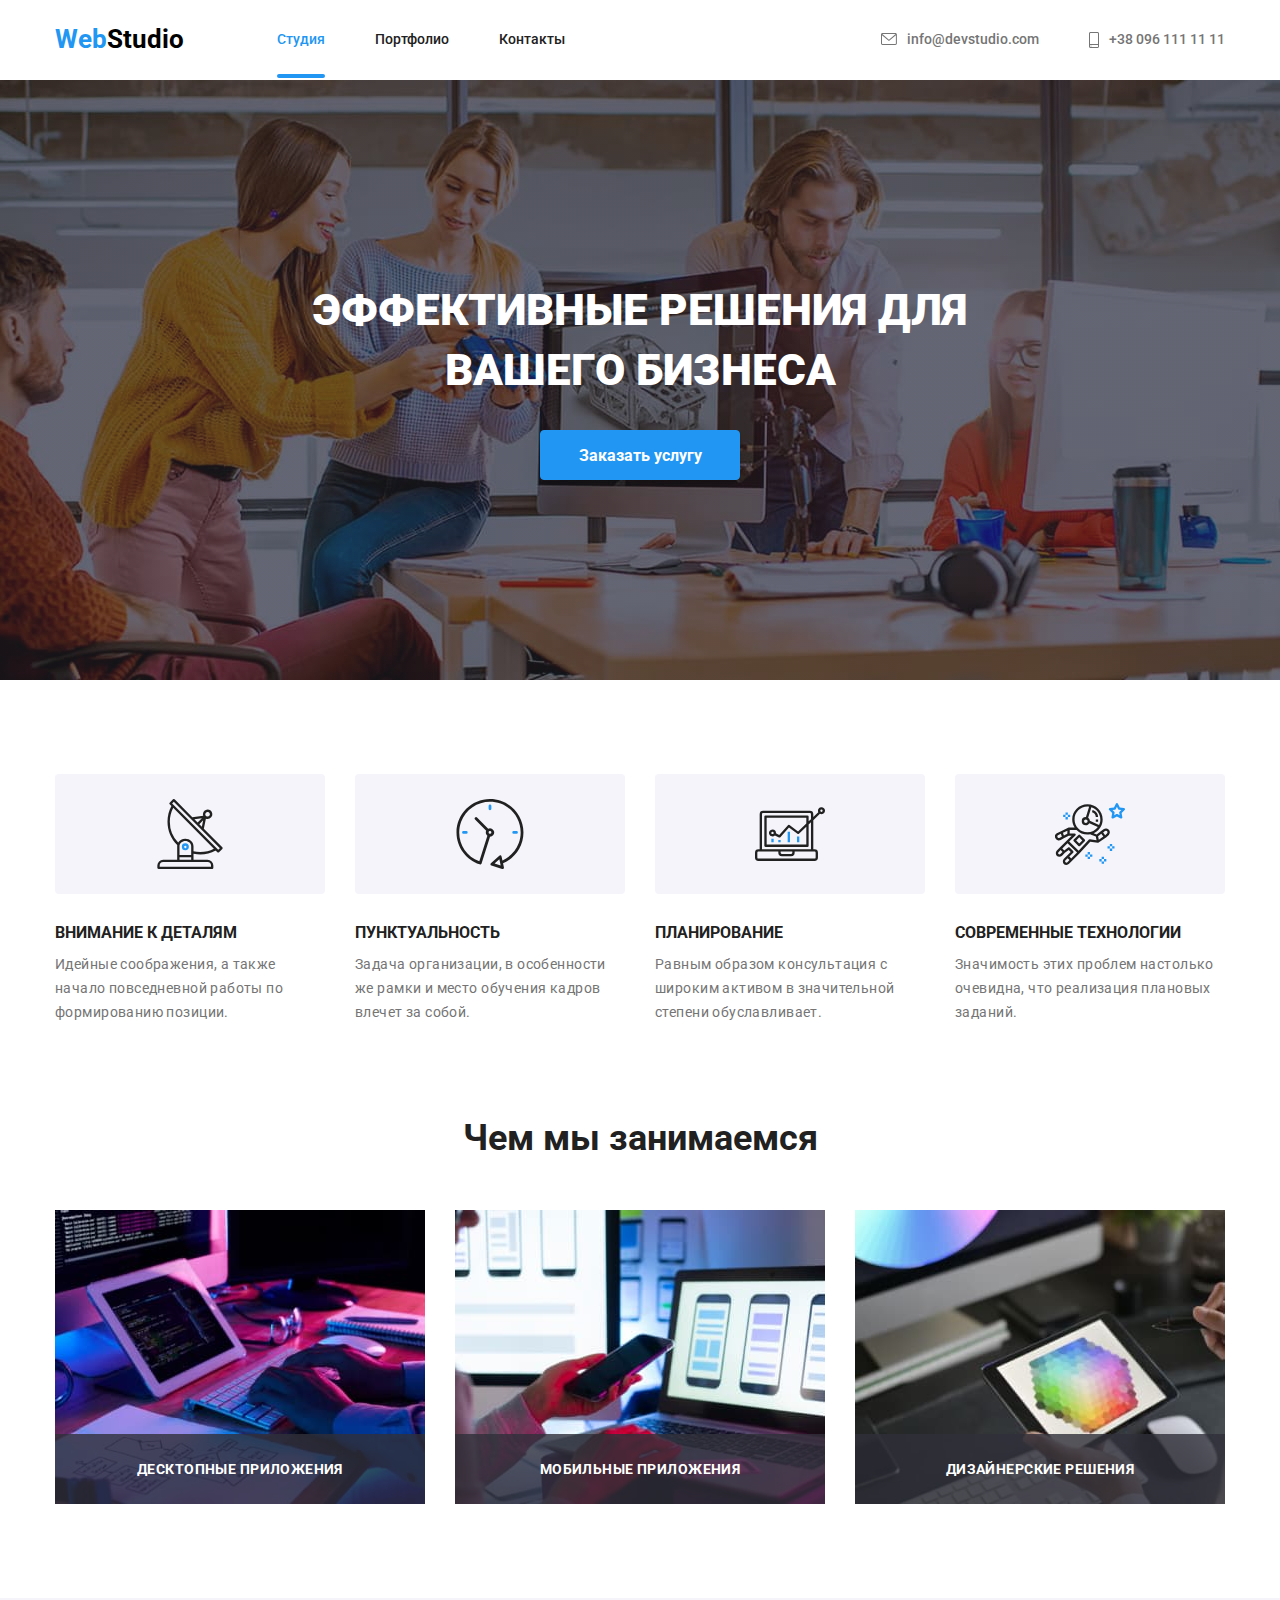
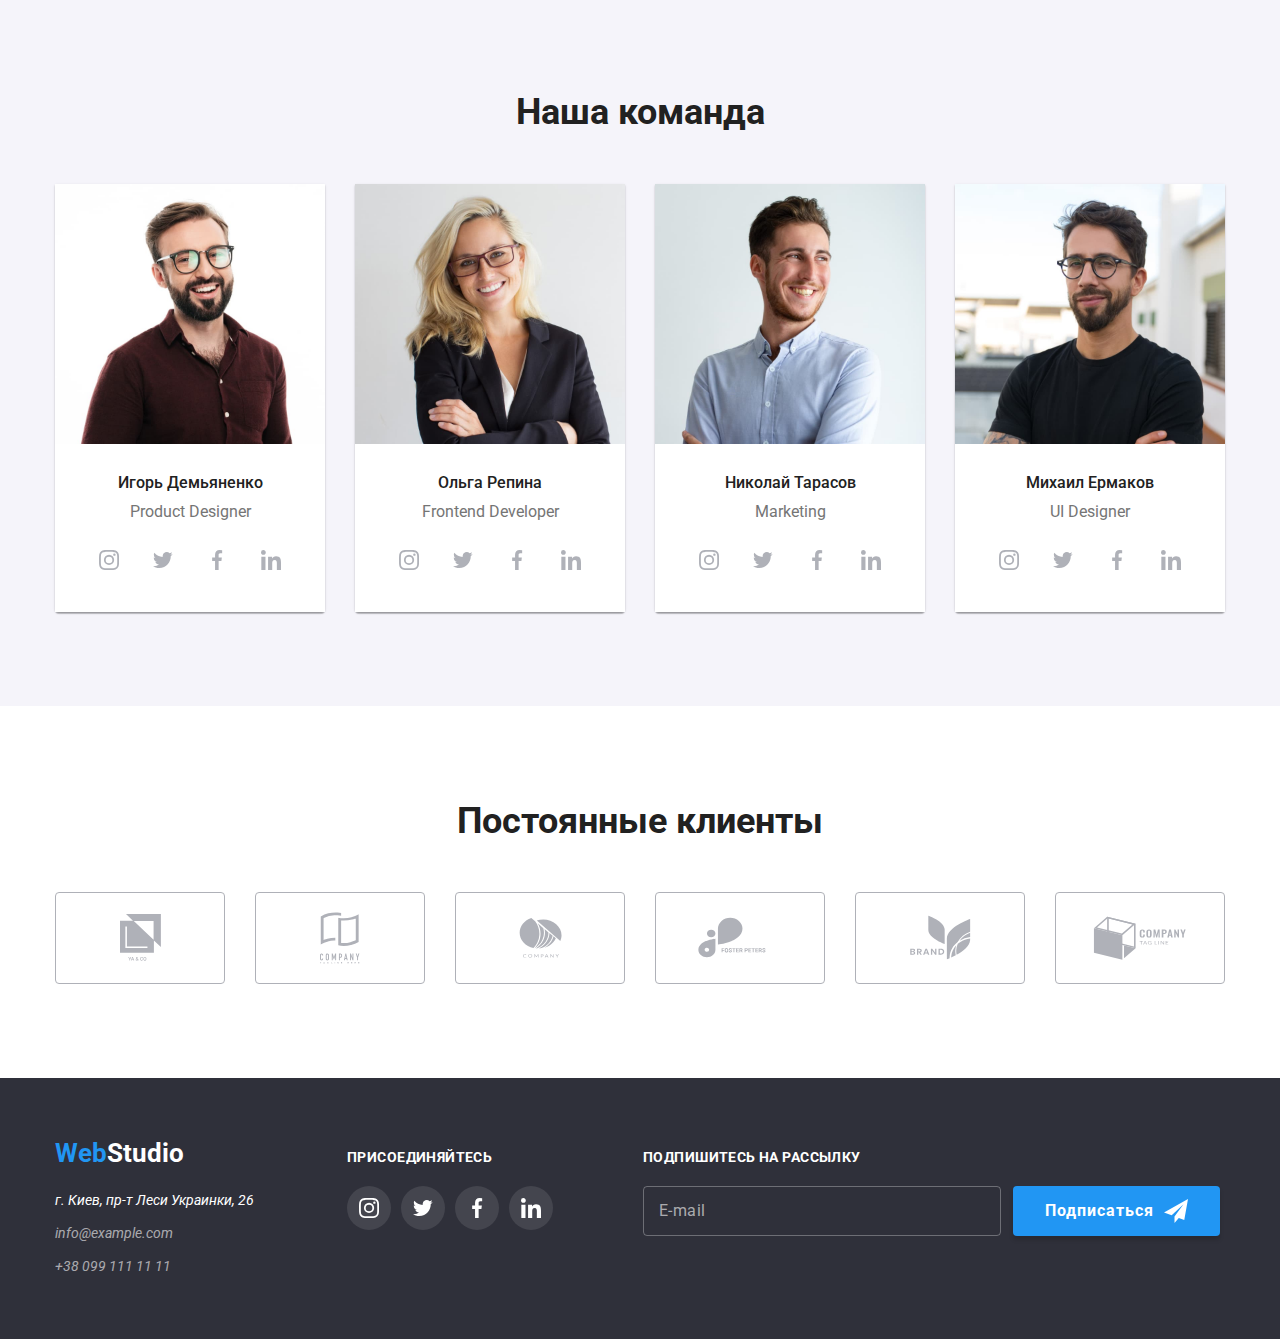
<file: index.html>
<!DOCTYPE html>
<html lang="ru">
  <head>
    <meta charset="UTF-8" />
    <meta http-equiv="X-UA-Compatible" content="IE=edge" />
    <meta name="viewport" content="width=device-width, initial-scale=1.0" />
    <title>Студия</title>
    <link rel="preconnect" href="https://fonts.googleapis.com" />
    <link rel="preconnect" href="https://fonts.gstatic.com" crossorigin />
    <link
      href="https://fonts.googleapis.com/css2?family=Raleway:wght@700&family=Roboto:wght@400;500;700;900&display=swap"
      rel="stylesheet"
    />
    <link
      rel="stylesheet"
      href="https://cdnjs.cloudflare.com/ajax/libs/modern-normalize/1.1.0/modern-normalize.min.css
"
    />

    <link rel="stylesheet" href="./css/main.min.css" />
  </head>
  <body>
    <!---------- Header ---------->
    <header class="header">
      <div class="container header-container">
        <a class="main-page" href="./index.html"
          ><span class="main-page-web">Web</span
          ><span class="main-page-studio">Studio</span></a
        >
        <nav>
          <ul class="list header-nav">
            <li><a class="link-header current" href="">Студия</a></li>
            <li>
              <a class="link-header" href="./portfolio.html">Портфолио</a>
            </li>
            <li><a class="link-header" href="">Контакты</a></li>
          </ul>
        </nav>

        <ul class="list header-tel">
          <li class="header-button">
            <a class="link-contacts" href="mailto:info@devstudio.com">
              <svg class="contact-icon" width="16px" height="12px">
                <use href="./image/sprite.svg#icon-envelope"></use>
              </svg>
              info@devstudio.com</a
            >
          </li>
          <li class="header-button">
            <a class="link-contacts" href="tel:+380961111111">
              <svg class="contact-icon" width="10px" height="16px">
                <use href="./image/sprite.svg#icon-smartphone"></use></svg
              >+38 096 111 11 11</a
            >
          </li>
        </ul>
      </div>
    </header>
    <main>
      <!----------Hero ---------->
      <section class="hero">
        <div class="container">
          <h1 class="hero-text">Эффективные решения для вашего бизнеса</h1>
          <button type="button" class="button-main" data-modal-open>
            Заказать услугу
          </button>
        </div>
      </section>
      <!---------- Про нас ---------->
      <section class="work">
        <div class="container">
          <ul class="list work-list">
            <li class="list-about">
              <div class="work-thumb">
                <svg width="70px" height="70px">
                  <use href="./image/sprite.svg#icon-antenna"></use>
                </svg>
              </div>
              <h3 class="list-about-title">Внимание к деталям</h3>
              <p class="list-about-text">
                Идейные соображения, а также начало повседневной работы по
                формированию позиции.
              </p>
            </li>
            <li class="list-about">
              <div class="work-thumb">
                <svg width="70px" height="70px">
                  <use href="./image/sprite.svg#icon-clock"></use>
                </svg>
              </div>
              <h3 class="list-about-title">Пунктуальность</h3>
              <p class="list-about-text">
                Задача организации, в особенности же рамки и место обучения
                кадров влечет за собой.
              </p>
            </li>
            <li class="list-about">
              <div class="work-thumb">
                <svg width="70px" height="70px">
                  <use href="./image/sprite.svg#icon-diagram"></use>
                </svg>
              </div>
              <h3 class="list-about-title">Планирование</h3>
              <p class="list-about-text">
                Равным образом консультация с широким активом в значительной
                степени обуславливает.
              </p>
            </li>
            <li class="list-about">
              <div class="work-thumb">
                <svg width="70px" height="70px">
                  <use href="./image/sprite.svg#icon-astronaut"></use>
                </svg>
              </div>
              <h3 class="list-about-title">Современные технологии</h3>
              <p class="list-about-text">
                Значимость этих проблем настолько очевидна, что реализация
                плановых заданий.
              </p>
            </li>
          </ul>
        </div>
      </section>
      <!---------- Чем мы занимаемся ---------->
      <section class="information">
        <div class="container">
          <h2 class="information-about">Чем мы занимаемся</h2>
          <ul class="list list-img">
            <li class="list-img__item">
              <div class="backdrop-box">
                <img src="./image/whatwedo1.jpg" alt="на клавиатуре" />

                <p class="img-text">Десктопные приложения</p>
              </div>
            </li>
            <li class="list-img__item">
              <div class="backdrop-box">
                <img src="./image/whatwedo2.jpg" alt="на телефоне" />
                <p class="img-text">Мобильные приложения</p>
              </div>
            </li>
            <li class="list-img__item">
              <div class="backdrop-box">
                <img src="./image/whatwedo3.jpg" alt="на планшете" />
                <p class="img-text">Дизайнерские решения</p>
              </div>
            </li>
          </ul>
        </div>
      </section>
      <!---------- Команда ---------->
      <section class="team">
        <div class="container">
          <h2 class="team-about">Наша команда</h2>
          <ul class="list list-team">
            <li class="team-member">
              <img
                src="./image/master1.jpg"
                alt="Игорь Демьяненко"
                width="270"
                height="260"
              />
              <div class="team-information">
                <h3 class="team-title">Игорь Демьяненко</h3>
                <p class="team-text" lang="en">Product Designer</p>
                <ul class="socials-list team-socials list">
                  <li class="socials-item">
                    <a href="" class="socials-link team-icon">
                      <svg class="socials-icon" width="20px" height="20px">
                        <use href="./image/sprite.svg#icon-instagram"></use>
                      </svg>
                    </a>
                  </li>
                  <li class="socials-item">
                    <a href="" class="socials-link team-icon">
                      <svg class="socials-icon" width="20px" height="20px">
                        <use href="./image/sprite.svg#icon-twitter"></use>
                      </svg>
                    </a>
                  </li>
                  <li class="socials-item">
                    <a href="" class="socials-link team-icon">
                      <svg class="socials-icon" width="20px" height="20px">
                        <use href="./image/sprite.svg#icon-facebook"></use>
                      </svg>
                    </a>
                  </li>
                  <li class="socials-item">
                    <a href="" class="socials-link team-icon">
                      <svg class="socials-icon" width="20px" height="20px">
                        <use href="./image/sprite.svg#icon-linkedin"></use>
                      </svg>
                    </a>
                  </li>
                </ul>
              </div>
            </li>
            <li class="team-member">
              <img
                src="./image/master2.jpg"
                alt="Ольга Репина"
                width="270"
                height="260"
              />
              <div class="team-information">
                <h3 class="team-title">Ольга Репина</h3>
                <p class="team-text" lang="en">Frontend Developer</p>
                <ul class="socials-list team-socials list">
                  <li class="socials-item">
                    <a href="" class="socials-link team-icon">
                      <svg class="socials-icon" width="20px" height="20px">
                        <use href="./image/sprite.svg#icon-instagram"></use>
                      </svg>
                    </a>
                  </li>
                  <li class="socials-item">
                    <a href="" class="socials-link team-icon">
                      <svg class="socials-icon" width="20px" height="20px">
                        <use href="./image/sprite.svg#icon-twitter"></use>
                      </svg>
                    </a>
                  </li>
                  <li class="socials-item">
                    <a href="" class="socials-link team-icon">
                      <svg class="socials-icon" width="20px" height="20px">
                        <use href="./image/sprite.svg#icon-facebook"></use>
                      </svg>
                    </a>
                  </li>
                  <li class="socials-item">
                    <a href="" class="socials-link team-icon">
                      <svg class="socials-icon" width="20px" height="20px">
                        <use href="./image/sprite.svg#icon-linkedin"></use>
                      </svg>
                    </a>
                  </li>
                </ul>
              </div>
            </li>
            <li class="team-member">
              <img
                src="./image/master3.jpg"
                alt="Николай Тарасов"
                width="270"
                height="260"
              />
              <div class="team-information">
                <h3 class="team-title">Николай Тарасов</h3>
                <p class="team-text" lang="en">Marketing</p>
                <ul class="socials-list team-socials list">
                  <li class="socials-item">
                    <a href="" class="socials-link team-icon">
                      <svg class="socials-icon" width="20px" height="20px">
                        <use href="./image/sprite.svg#icon-instagram"></use>
                      </svg>
                    </a>
                  </li>
                  <li class="socials-item">
                    <a href="" class="socials-link team-icon">
                      <svg class="socials-icon" width="20px" height="20px">
                        <use href="./image/sprite.svg#icon-twitter"></use>
                      </svg>
                    </a>
                  </li>
                  <li class="socials-item">
                    <a href="" class="socials-link team-icon">
                      <svg class="socials-icon" width="20px" height="20px">
                        <use href="./image/sprite.svg#icon-facebook"></use>
                      </svg>
                    </a>
                  </li>
                  <li class="socials-item">
                    <a href="" class="socials-link team-icon">
                      <svg class="socials-icon" width="20px" height="20px">
                        <use href="./image/sprite.svg#icon-linkedin"></use>
                      </svg>
                    </a>
                  </li>
                </ul>
              </div>
            </li>
            <li class="team-member">
              <img
                src="./image/master4.jpg"
                alt="Михаил Ермаков"
                width="270"
                height="260"
              />
              <div class="team-information">
                <h3 class="team-title">Михаил Ермаков</h3>
                <p class="team-text" lang="en">UI Designer</p>
                <ul class="socials-list team-socials list">
                  <li class="socials-item">
                    <a href="" class="socials-link team-icon">
                      <svg class="socials-icon" width="20px" height="20px">
                        <use href="./image/sprite.svg#icon-instagram"></use>
                      </svg>
                    </a>
                  </li>
                  <li class="socials-item">
                    <a href="" class="socials-link team-icon">
                      <svg class="socials-icon" width="20px" height="20px">
                        <use href="./image/sprite.svg#icon-twitter"></use>
                      </svg>
                    </a>
                  </li>
                  <li class="socials-item">
                    <a href="" class="socials-link team-icon">
                      <svg class="socials-icon" width="20px" height="20px">
                        <use href="./image/sprite.svg#icon-facebook"></use>
                      </svg>
                    </a>
                  </li>
                  <li class="socials-item">
                    <a href="" class="socials-link team-icon">
                      <svg class="socials-icon" width="20px" height="20px">
                        <use href="./image/sprite.svg#icon-linkedin"></use>
                      </svg>
                    </a>
                  </li>
                </ul>
              </div>
            </li>
          </ul>
        </div>
      </section>
      <!-- -------------------Клиенты--------------------------- -->
      <section class="clients">
        <div class="container">
          <h2 class="subtitle">Постоянные клиенты</h2>
          <ul class="clients-list list">
            <li class="clients-item">
              <a href="" class="clients-thumb">
                <svg class="clients-icon" width="41px" height="47px">
                  <use href="./image/sprite.svg#icon-client-1"></use>
                </svg>
              </a>
            </li>

            <li class="clients-item">
              <a href="" class="clients-thumb">
                <svg class="clients-icon" width="40px" height="52px">
                  <use href="./image/sprite.svg#icon-client-2"></use>
                </svg>
              </a>
            </li>

            <li class="clients-item">
              <a href="" class="clients-thumb">
                <svg class="clients-icon" width="43px" height="41px">
                  <use href="./image/sprite.svg#icon-client-3"></use>
                </svg>
              </a>
            </li>

            <li class="clients-item">
              <a href="" class="clients-thumb">
                <svg class="clients-icon" width="84px" height="41px">
                  <use href="./image/sprite.svg#icon-client-4"></use>
                </svg>
              </a>
            </li>

            <li class="clients-item">
              <a href="" class="clients-thumb">
                <svg class="clients-icon" width="63px" height="45px">
                  <use href="./image/sprite.svg#icon-client-5"></use>
                </svg>
              </a>
            </li>

            <li class="clients-item">
              <a href="" class="clients-thumb">
                <svg class="clients-icon" width="94px" height="44px">
                  <use href="./image/sprite.svg#icon-client-6"></use>
                </svg>
              </a>
            </li>
          </ul>
        </div>
      </section>
    </main>
    <!---------- Футер ---------->
    <footer class="footer">
      <div class="container footer-thumbs">
        <div class="adress">
          <a class="main-page logo-footer" href=""
            ><span class="main-page-web">Web</span
            ><span class="studio-footer">Studio</span></a
          >
          <address>
            <ul class="list footer-list">
              <li class="list-footer">
                <a
                  class="footer-link-map"
                  href="https://goo.gl/maps/vSikNWWqTWctvKXCA"
                  target="_blank"
                  rel="noopener noreferrer"
                  >г. Киев, пр-т Леси Украинки, 26</a
                >
              </li>
              <li class="list-footer">
                <a class="footer-link-contacts" href="mailto:info@example.com"
                  >info@example.com</a
                >
              </li>
              <li class="list-footer">
                <a class="footer-link-contacts" href="tel:+380991111111"
                  >+38 099 111 11 11</a
                >
              </li>
            </ul>
          </address>
        </div>
        <div class="socials">
          <p class="socials-invite">Присоединяйтесь</p>
          <ul class="socials-list list">
            <li class="socials-item">
              <a href="" class="socials-link foot-icon">
                <svg class="socials-icon" width="20px" height="20px">
                  <use href="./image/sprite.svg#icon-instagram"></use>
                </svg>
              </a>
            </li>
            <li class="socials-item">
              <a href="" class="socials-link foot-icon">
                <svg class="socials-icon" width="20px" height="20px">
                  <use href="./image/sprite.svg#icon-twitter"></use>
                </svg>
              </a>
            </li>
            <li class="socials-item">
              <a href="" class="socials-link foot-icon">
                <svg class="socials-icon" width="20px" height="20px">
                  <use href="./image/sprite.svg#icon-facebook"></use>
                </svg>
              </a>
            </li>
            <li class="socials-item">
              <a href="" class="socials-link foot-icon">
                <svg class="socials-icon" width="20px" height="20px">
                  <use href="./image/sprite.svg#icon-linkedin"></use>
                </svg>
              </a>
            </li>
          </ul>
        </div>
        <div class="subscribe">
          <p class="footer-invite" id="subscribe-news-form">
            Подпишитесь на рассылку
          </p>
          <form class="footer-signup" name="signup-form" autocomplete="on">
            <label class="footer-label">
              <input
                class="footer-label-line"
                type="email"
                name="email"
                placeholder="E-mail"
                required
              />
            </label>
            <button class="page-button signup-button" type="submit">
              Подписаться
              <svg class="signup-icon" width="24" height="24">
                <use href="./image/sprite.svg#icon-send"></use>
              </svg>
            </button>
          </form>
        </div>
      </div>
    </footer>

    <!-- Modal -->

    <div class="backdrop is-hidden" data-modal>
      <div class="modal">
        <button type="button" class="modal-close" data-modal-close>
          <svg width="18" height="18">
            <use href="./image/sprite.svg#icon-close"></use>
          </svg>
        </button>
        <form name="order-form" autocomplete="on">
          <p class="modal-title" id="order-window">
            Оставьте свои данные, мы вам перезвоним
          </p>

          <label class="modal-label">
            <span class="modal-label-name">Имя</span>
            <svg class="modal-label-icon" width="18" height="18">
              <use href="./image/sprite.svg#icon-person"></use>
            </svg>
            <input
              class="modal-line"
              type="text"
              name="username"
              minlength="2"
              pattern="[a-zA-Zа-яёА-ЯЁ]+"
              title="Имя должно содержать символы кирилицы или латиницы"
              required
            />
          </label>
          <label class="modal-label">
            <span class="modal-label-name">Телефон</span>
            <svg class="modal-label-icon" width="18" height="18">
              <use href="./image/sprite.svg#icon-phone-modal"></use>
            </svg>
            <input
              class="modal-line"
              type="tel"
              name="tel"
              pattern="[0-9]{3}-[0-9]{3}-[0-9]{2}-[0-9]{2}"
              title="096-000-00-00"
              required
            />
          </label>
          <label class="modal-label">
            <span class="modal-label-name">Почта</span>
            <svg class="modal-label-icon" width="18" height="18">
              <use href="./image/sprite.svg#icon-mail-modal"></use>
            </svg>
            <input class="modal-line" type="email" name="email" required />
          </label>
          <label class="modal-label modal-comment">
            <span class="modal-label-name">Комментарий</span>
            <textarea
              class="modal-comment-area"
              name="comment"
              placeholder="Введите текст"
            ></textarea>
          </label>

          <input
            id="checkbox-item"
            class="checkbox"
            type="checkbox"
            name="policy"
            value="agreed"
            required
          />
          <label for="checkbox-item" class="modal-checkbox">
            <span class="checkbox-icon"></span>

            Соглашаюсь с рассылкой и принимаю<a href="#" class="modal-link"
              >Условия договора</a
            >
          </label>
          <button class="page-button" type="submit">Отправить</button>
        </form>
      </div>
    </div>
    <script src="./js/modal.js"></script>
  </body>
</html>
</file>
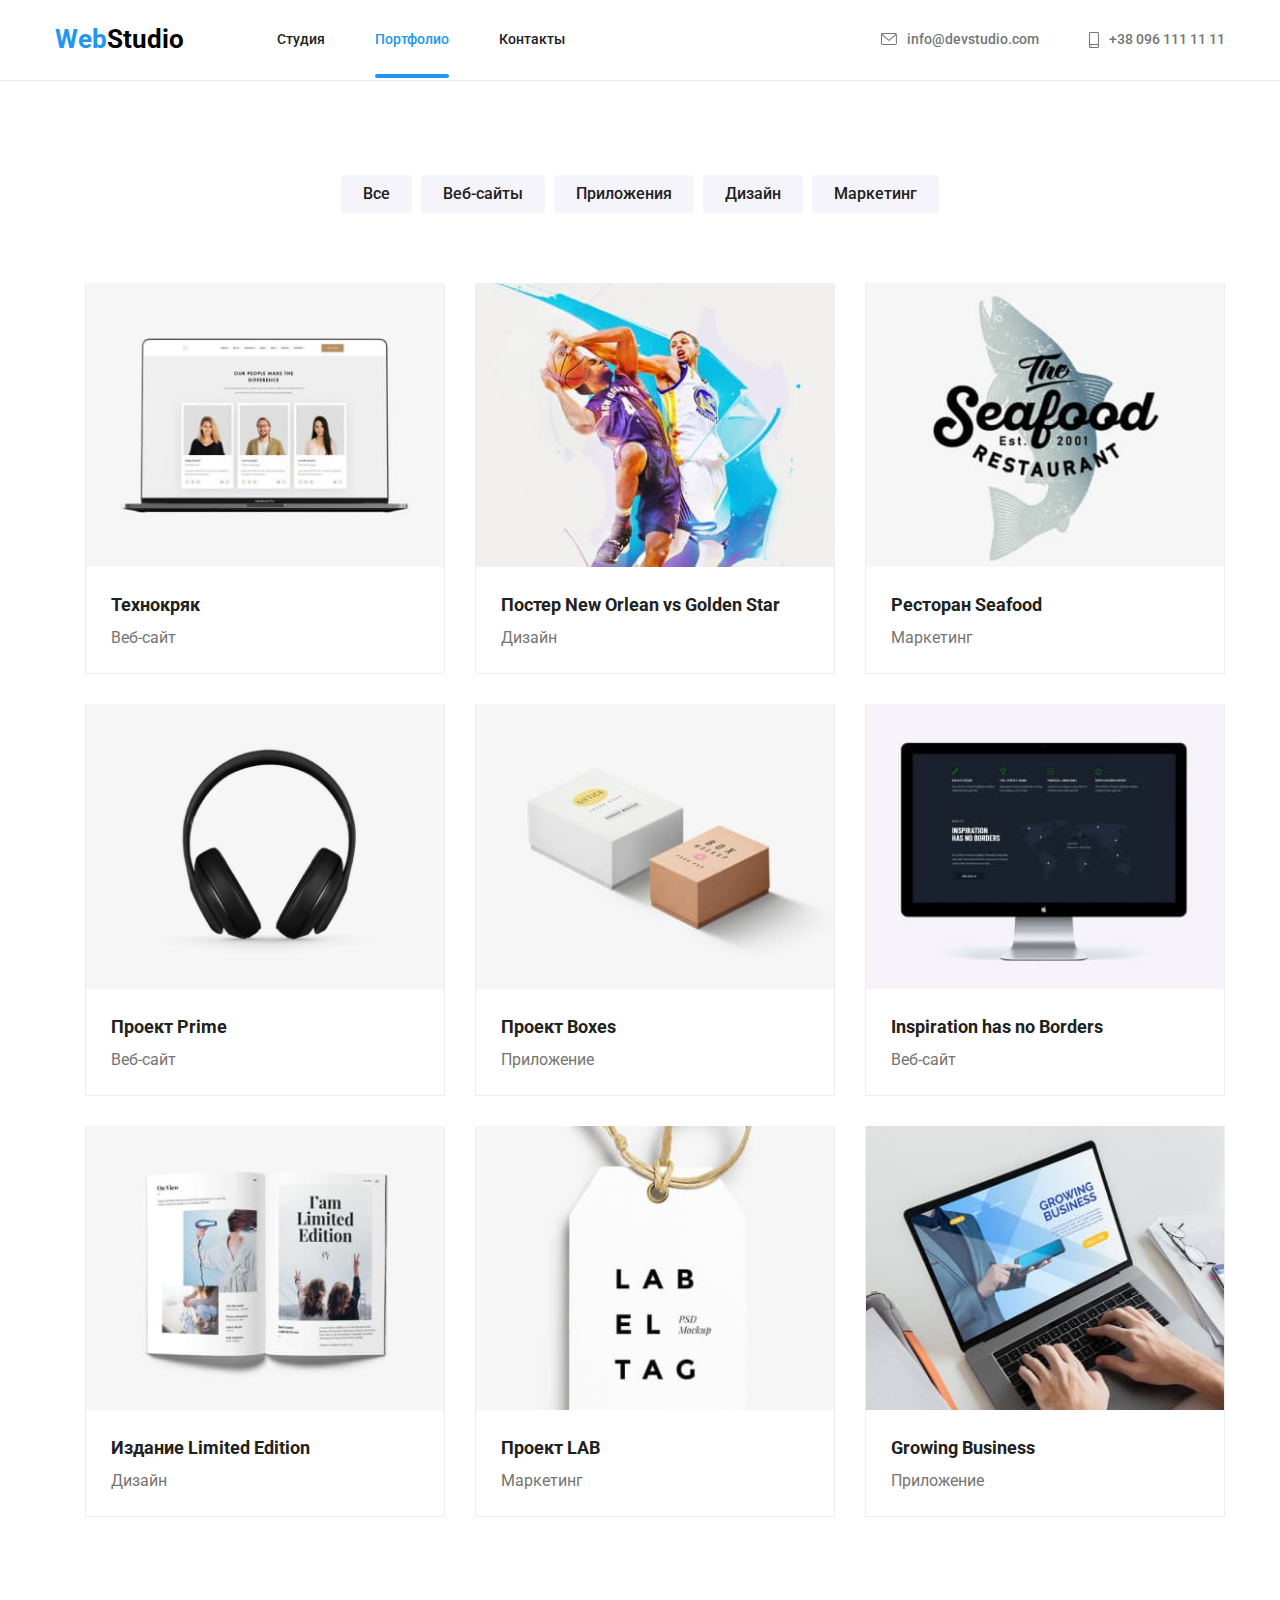
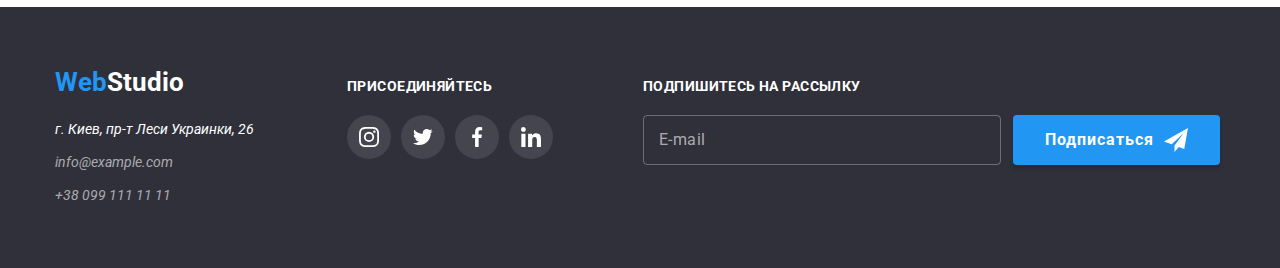
<file: portfolio.html>
<!DOCTYPE html>
<html lang="ru">
  <head>
    <meta charset="UTF-8" />
    <meta http-equiv="X-UA-Compatible" content="IE=edge" />
    <meta name="viewport" content="width=device-width, initial-scale=1.0" />
    <title>Студия</title>
    <link rel="preconnect" href="https://fonts.googleapis.com" />
    <link rel="preconnect" href="https://fonts.gstatic.com" crossorigin />
    <link
      href="https://fonts.googleapis.com/css2?family=Raleway:wght@700&family=Roboto:wght@400;500;700;900&display=swap"
      rel="stylesheet"
    />
    <link
      rel="stylesheet"
      href="https://cdnjs.cloudflare.com/ajax/libs/modern-normalize/1.1.0/modern-normalize.min.css
"
    />

    <link rel="stylesheet" href="./css/main.min.css" />
  </head>
  <body>
    <!---------- Header ---------->
    <header class="header portfolio-header line">
      <div class="container header-container">
        <a class="main-page" href="./index.html"
          ><span class="main-page-web">Web</span
          ><span class="main-page-studio">Studio</span></a
        >
        <nav>
          <ul class="list header-nav">
            <li><a class="link-header" href="./index.html">Студия</a></li>
            <li>
              <a class="link-header current" href="./portfolio.html"
                >Портфолио</a
              >
            </li>
            <li><a class="link-header" href="">Контакты</a></li>
          </ul>
        </nav>

        <ul class="list header-tel">
          <li class="header-button">
            <a class="link-contacts" href="mailto:info@devstudio.com">
              <svg class="contact-icon" width="16px" height="12px">
                <use href="./image/sprite.svg#icon-envelope"></use>
              </svg>
              info@devstudio.com</a
            >
          </li>
          <li class="header-button">
            <a class="link-contacts" href="tel:+380961111111">
              <svg class="contact-icon" width="10px" height="16px">
                <use href="./image/sprite.svg#icon-smartphone"></use></svg
              >+38 096 111 11 11</a
            >
          </li>
        </ul>
      </div>
    </header>
    <main>
      <!----------Про нас портфорлио ---------->
      <section class="portfolio-about">
        <div class="container">
          <ul class="list list-portfolio">
            <li class="list-button">
              <button class="button button-filter" type="button">Все</button>
            </li>
            <li class="list-button">
              <button class="button button-filter" type="button">
                Веб-сайты
              </button>
            </li>
            <li class="list-button">
              <button class="button button-filter" type="button">
                Приложения
              </button>
            </li>
            <li class="list-button">
              <button class="button button-filter" type="button">Дизайн</button>
            </li>
            <li class="list-button">
              <button class="button button-filter" type="button">
                Маркетинг
              </button>
            </li>
          </ul>

          <!---------- Меню ---------->

          <ul class="list portfolio-list">
            <li class="portfolio-img">
              <a class="menu-link" href="">
                <div class="backdrop-portfolio">
                  <img src="./image/portfolioimg1.jpg" alt="Технокряк" />
                  <p class="portfolio-img-text">
                    Технокряк это современная площадка распространения
                    коронавируса. Компании используют эту платформу для
                    цифрового шпионажа и атак на защищённые сервера конкурентов.
                  </p>
                </div>
                <div class="menu-information">
                  <h3 class="menu-title">Технокряк</h3>
                  <p class="menu-text">Веб-сайт</p>
                </div>
              </a>
            </li>

            <li class="portfolio-img">
              <a class="menu-link" href="">
                <div class="backdrop-portfolio">
                  <img src="./image/portfolioimg2.jpg" alt="Постер" />
                  <p class="portfolio-img-text">
                    Технокряк это современная площадка распространения
                    коронавируса. Компании используют эту платформу для
                    цифрового шпионажа и атак на защищённые сервера конкурентов.
                  </p>
                </div>
                <div class="menu-information">
                  <h3 class="menu-title">
                    Постер <span lang="en">New Orlean vs Golden Star</span>
                  </h3>
                  <p class="menu-text">Дизайн</p>
                </div>
              </a>
            </li>

            <li class="portfolio-img">
              <a class="menu-link" href="">
                <div class="backdrop-portfolio">
                  <img src="./image/portfolioimg3.jpg" alt="Ресторан" />
                  <p class="portfolio-img-text">
                    Технокряк это современная площадка распространения
                    коронавируса. Компании используют эту платформу для
                    цифрового шпионажа и атак на защищённые сервера конкурентов.
                  </p>
                </div>
                <div class="menu-information">
                  <h3 class="menu-title">
                    Ресторан <span lang="en">Seafood</span>
                  </h3>
                  <p class="menu-text">Маркетинг</p>
                </div>
              </a>
            </li>

            <li class="portfolio-img">
              <a class="menu-link" href="">
                <div class="backdrop-portfolio">
                  <img src="./image/portfolioimg4.png" alt="Проект" />
                  <p class="portfolio-img-text">
                    Технокряк это современная площадка распространения
                    коронавируса. Компании используют эту платформу для
                    цифрового шпионажа и атак на защищённые сервера конкурентов.
                  </p>
                </div>
                <div class="menu-information">
                  <h3 class="menu-title">
                    Проект <span lang="en">Prime</span>
                  </h3>
                  <p class="menu-text">Веб-сайт</p>
                </div>
              </a>
            </li>

            <li class="portfolio-img">
              <a class="menu-link" href="">
                <div class="backdrop-portfolio">
                  <img src="./image/portfolioimg5.jpg" alt="Проект-ящик" />
                  <p class="portfolio-img-text">
                    Технокряк это современная площадка распространения
                    коронавируса. Компании используют эту платформу для
                    цифрового шпионажа и атак на защищённые сервера конкурентов.
                  </p>
                </div>
                <div class="menu-information">
                  <h3 class="menu-title">
                    Проект <span lang="en">Boxes</span>
                  </h3>
                  <p class="menu-text">Приложение</p>
                </div>
              </a>
            </li>

            <li class="portfolio-img">
              <a class="menu-link" href="">
                <div class="backdrop-portfolio">
                  <img src="./image/portfolioimg6.jpg" alt="Код" />
                  <p class="portfolio-img-text">
                    Технокряк это современная площадка распространения
                    коронавируса. Компании используют эту платформу для
                    цифрового шпионажа и атак на защищённые сервера конкурентов.
                  </p>
                </div>
                <div class="menu-information">
                  <h3 class="menu-title" lang="en">
                    Inspiration has no Borders
                  </h3>
                  <p class="menu-text">Веб-сайт</p>
                </div>
              </a>
            </li>

            <li class="portfolio-img">
              <a class="menu-link" href="">
                <div class="backdrop-portfolio">
                  <img src="./image/portfolioimg7.jpg" alt="Издание" />
                  <p class="portfolio-img-text">
                    Технокряк это современная площадка распространения
                    коронавируса. Компании используют эту платформу для
                    цифрового шпионажа и атак на защищённые сервера конкурентов.
                  </p>
                </div>
                <div class="menu-information">
                  <h3 class="menu-title">
                    Издание <span lang="en">Limited Edition</span>
                  </h3>
                  <p class="menu-text">Дизайн</p>
                </div>
              </a>
            </li>

            <li class="portfolio-img">
              <a class="menu-link" href="">
                <div class="backdrop-portfolio">
                  <img src="./image/portfolioimg8.jpg" alt="Проект-лаб" />

                  <p class="portfolio-img-text">
                    Технокряк это современная площадка распространения
                    коронавируса. Компании используют эту платформу для
                    цифрового шпионажа и атак на защищённые сервера конкурентов.
                  </p>
                </div>
                <div class="menu-information">
                  <h3 class="menu-title">Проект <span lang="en">LAB</span></h3>
                  <p class="menu-text">Маркетинг</p>
                </div>
              </a>
            </li>

            <li class="portfolio-img">
              <a class="menu-link" href="">
                <div class="backdrop-portfolio">
                  <img src="./image/portfolioimg9.jpg" alt="Бизнес" />

                  <p class="portfolio-img-text">
                    Технокряк это современная площадка распространения
                    коронавируса. Компании используют эту платформу для
                    цифрового шпионажа и атак на защищённые сервера конкурентов.
                  </p>
                </div>
                <div class="menu-information">
                  <h3 class="menu-title" lang="en">Growing Business</h3>
                  <p class="menu-text">Приложение</p>
                </div>
              </a>
            </li>
          </ul>
        </div>
      </section>
    </main>
    <!---------- Футер ---------->
    <footer class="footer">
      <div class="container footer-thumbs">
        <div class="adress">
          <a class="main-page logo-footer" href=""
            ><span class="main-page-web">Web</span
            ><span class="studio-footer">Studio</span></a
          >
          <address>
            <ul class="list footer-list">
              <li class="list-footer">
                <a
                  class="footer-link-map"
                  href="https://goo.gl/maps/vSikNWWqTWctvKXCA"
                  target="_blank"
                  rel="noopener noreferrer"
                  >г. Киев, пр-т Леси Украинки, 26</a
                >
              </li>
              <li class="list-footer">
                <a class="footer-link-contacts" href="mailto:info@example.com"
                  >info@example.com</a
                >
              </li>
              <li class="list-footer">
                <a class="footer-link-contacts" href="tel:+380991111111"
                  >+38 099 111 11 11</a
                >
              </li>
            </ul>
          </address>
        </div>
        <div class="socials">
          <p class="socials-invite">Присоединяйтесь</p>
          <ul class="socials-list list">
            <li class="socials-item">
              <a href="" class="socials-link foot-icon">
                <svg class="socials-icon" width="20px" height="20px">
                  <use href="./image/sprite.svg#icon-instagram"></use>
                </svg>
              </a>
            </li>
            <li class="socials-item">
              <a href="" class="socials-link foot-icon">
                <svg class="socials-icon" width="20px" height="20px">
                  <use href="./image/sprite.svg#icon-twitter"></use>
                </svg>
              </a>
            </li>
            <li class="socials-item">
              <a href="" class="socials-link foot-icon">
                <svg class="socials-icon" width="20px" height="20px">
                  <use href="./image/sprite.svg#icon-facebook"></use>
                </svg>
              </a>
            </li>
            <li class="socials-item">
              <a href="" class="socials-link foot-icon">
                <svg class="socials-icon" width="20px" height="20px">
                  <use href="./image/sprite.svg#icon-linkedin"></use>
                </svg>
              </a>
            </li>
          </ul>
        </div>
        <div class="subscribe" role="group">
          <p class="footer-invite" id="subscribe-news-form">
            Подпишитесь на рассылку
          </p>
          <form class="footer-signup" name="signup-form" autocomplete="on">
            <label class="footer-label">
              <input
                class="footer-label-line"
                type="email"
                name="email"
                placeholder="E-mail"
                required
              />
            </label>
            <button class="page-button signup-button" type="submit">
              Подписаться
              <svg class="signup-icon" width="24" height="24">
                <use href="./image/sprite.svg#icon-send"></use>
              </svg>
            </button>
          </form>
        </div>
      </div>
    </footer>
  </body>
</html>
</file>
<file: css/main.min.css>
p,h1,h2,h3,h4,h5,h6{margin:0}a{text-decoration:none;color:inherit}ul,ol{margin:0;padding-left:0}body{font-family:"Roboto", sans-serif;color:#212121}.list{list-style-type:none;padding:0;margin:0}img{display:block;width:100%;height:auto}.container{width:1200px;padding-left:15px;padding-right:15px;margin:0 auto}.main-page-web{color:#2196f3}.main-page-studio{color:#000000}.header{padding-top:24px;padding-bottom:25px}.header-container{display:flex;align-items:center}.header-nav{display:flex}.header-nav:not(:last-child){margin-right:50px}.header-tel{display:flex;margin-left:auto}.contact-icon{margin-right:10px;fill:currentColor}.header-button a{display:flex;align-items:center;justify-content:center}.link-header{color:#212121;font-weight:500;font-size:14px;line-height:1.14;text-decoration:none;margin-right:50px;transition:color 250ms cubic-bezier(0.4, 0, 0.2, 1)}.link-header:hover,.link-header .link-header:focus{color:#2196f3}.current{position:relative;color:#2196f3}.current:after{content:"";position:absolute;bottom:-31px;left:0;width:100%;height:4px;border-radius:2px;background-color:#2196f3}.header-button{display:flex;align-items:center;justify-content:center}.link-contacts{text-decoration:none;color:#757575;font-weight:500;font-size:14px;line-height:1.14;margin-left:50px;transition:color 250ms cubic-bezier(0.4, 0, 0.2, 1)}.link-contacts:hover,.link-contacts:focus{color:#2196f3}.hero{padding-top:200px;padding-bottom:200px;background-color:#2f303a;text-align:center;background-image:linear-gradient(to right, rgba(47,48,58,0.4), rgba(47,48,58,0.4)),url(../image/hero-bg.jpg);background-repeat:no-repeat;background-size:cover;background-position:center;max-width:1600px;min-height:600px;margin-left:auto;margin-right:auto}.hero-text{max-width:696px;margin-right:auto;margin-left:auto;margin-bottom:30px;color:#ffffff;font-weight:900;font-size:44px;line-height:60px;text-transform:uppercase}.main-page{text-decoration:none;font-weight:bold;font-size:26px;line-height:31px;margin-right:93px}.work-thumb{display:inline-flex;width:270px;height:120px;justify-content:center;align-items:center;margin-bottom:30px;background-color:#f5f4fa;border-radius:4px}.work{padding-top:94px;padding-bottom:94px}.work-list{display:flex}.list-about-title{margin-bottom:10px;text-transform:uppercase}.list-about:not(:last-child){margin-right:30px}.list-about{width:calc((100% - 90px) / 4)}.list-about{font-weight:bold;font-size:14px;line-height:1.14}.list-about-text{color:#757575;font-weight:normal;font-size:14px;line-height:1.71;letter-spacing:0.03em}.information-about{font-weight:bold;font-size:36px;line-height:1.16;text-align:center}.information{padding-bottom:94px}.information-about{margin-bottom:50px}.list-img{display:flex}.list-img__item:not(:last-child){margin-right:30px}.backdrop-box{position:relative}.img-text{position:absolute;width:100%;height:70px;bottom:0;background-color:rgba(47,48,58,0.8);display:flex;justify-content:center;align-items:center;font-weight:bold;font-size:14px;line-height:1.2;text-align:center;letter-spacing:0.03em;text-transform:uppercase;color:#ffffff}.team{background-color:#f5f4fa;padding-bottom:94px;padding-top:94px}.team-about{font-weight:bold;font-size:36px;line-height:1.16;text-align:center;margin-bottom:50px}.list-team{display:flex}.team-member:not(:last-child){margin-right:30px}.team-member{text-align:center;box-shadow:0px 1px 3px rgba(0,0,0,0.12),0px 1px 1px rgba(0,0,0,0.14),0px 2px 1px rgba(0,0,0,0.2);border-radius:0px 0px 4px 4px}.team-information{text-align:center;padding-bottom:30px;padding-top:30px;background-color:#ffffff}.team-title{font-weight:500;font-size:16px;line-height:1.18}.team-text{color:#757575;font-size:16px;line-height:1.18;margin-top:10px;margin-bottom:16px}.team-socials{justify-content:center}.socials{margin-right:90px}.team-icon{color:#afb1b8;transition:color 250ms cubic-bezier(0.4, 0, 0.2, 1),background-color 250ms cubic-bezier(0.4, 0, 0.2, 1)}.team-icon:hover,.team-icon:focus{color:#ffffff;background-color:#2196f3}.socials-list{display:flex}.socials-link{display:inline-flex;align-items:center;justify-content:center;width:44px;height:44px;border:none;border-radius:50%}.socials-icon{fill:currentColor}.subtitle{margin-bottom:50px;font-weight:700;font-size:36px;line-height:1.17;text-align:center}.clients{padding-bottom:94px;padding-top:94px}.clients-list{display:flex;flex-wrap:wrap;margin-left:calc(-1 * 30px);margin-top:calc(-1 * 30px)}.clients-item{flex-basis:calc(100% / 6 - $features-item-gap);margin-left:30px;margin-top:30px}.clients-thumb{display:inline-flex;justify-content:center;align-items:center;width:170px;height:92px;border:1px solid #afb1b8;border-radius:4px;color:#afb1b8;transition:border 250ms cubic-bezier(0.4, 0, 0.2, 1),color 250ms cubic-bezier(0.4, 0, 0.2, 1)}.clients-thumb:hover,.clients-thumb:focus{border:1px solid #2196f3;color:#2196f3}.clients-icon{fill:currentColor}.footer{background-color:#2f303a;padding-top:60px;padding-bottom:60px}.logo-footer{display:inline-block;margin-bottom:20px}.studio-footer{color:#ffffff}.list-footer:not(:last-child){margin-bottom:9px}.footer-link-map{color:#ffffff;text-decoration:none;font-size:14px;line-height:1.71}.footer-link-map:hover,.footer-link-map :focus{color:#2196f3}.footer-link-contacts{color:rgba(255,255,255,0.6);text-decoration:none;font-size:14px;line-height:1.71;transition:color 250ms cubic-bezier(0.4, 0, 0.2, 1)}.footer-link-contacts:hover,.footer-link-contacts:focus{color:#2196f3}.socials-invite{margin-bottom:20px;font-weight:bold;font-size:14px;line-height:1.14;letter-spacing:0.03em;text-transform:uppercase;color:#ffffff}.socials-item:not(:last-child){margin-right:10px}.foot-icon{color:#ffffff;background-color:rgba(255,255,255,0.1);transition:background-color 250ms cubic-bezier(0.4, 0, 0.2, 1)}.foot-icon:hover,.foot-icon .foot-icon:focus{background-color:#2196f3}.socials-link{display:inline-flex;align-items:center;justify-content:center;width:44px;height:44px;border:none;border-radius:50%}.footer-thumbs{display:flex;align-items:baseline}.adress{margin-right:70px}.button-main{color:#ffffff;cursor:pointer;background-color:#2196f3;font-weight:700;font-size:16px;line-height:1.9;border-radius:6px;padding:10px 29px;border:solid 1px #2196f3;background:#2196f3;box-shadow:0px 4px 4px rgba(0,0,0,0.15);border-radius:4px;transition:background-color 250ms cubic-bezier(0.4, 0, 0.2, 1);box-shadow:0px 4px 4px rgba(0,0,0,0.15);border-radius:4px;width:200px;height:50px}.button-main:hover,.button-main:focus{background-color:#188ce8;box-shadow:0px 4px 4px rgba(0,0,0,0.15)}.button-one{color:#ffffff;background:#2196f3;box-shadow:0px 3px 1px rgba(0,0,0,0.1),0px 1px 2px rgba(0,0,0,0.08),0px 2px 2px rgba(0,0,0,0.12);border-radius:4px;font-weight:500;font-size:16px;line-height:1.62;max-height:38px;cursor:pointer}.button{color:#212121;background-color:#f5f4fa;cursor:pointer;font-weight:500;font-size:16px;line-height:1.62;padding:6px 22px;border:none;transition:box-shadow 250ms cubic-bezier(0.4, 0, 0.2, 1)}.button:hover{box-shadow:0px 3px 1px rgba(0,0,0,0.1),0px 1px 2px rgba(0,0,0,0.08),0px 2px 2px rgba(0,0,0,0.12)}.list-button .button{background:#f5f4fa;border-radius:4px}.button-filter{transition:color 250ms cubic-bezier(0.4, 0, 0.2, 1),background-color 250ms cubic-bezier(0.4, 0, 0.2, 1),box-shadow 250ms cubic-bezier(0.4, 0, 0.2, 1)}.button-filter:hover,.button-filter focus{color:#ffffff;background-color:#2196f3;box-shadow:0px 3px 1px rgba(0,0,0,0.1),0px 1px 2px rgba(0,0,0,0.08),0px 2px 2px rgba(0,0,0,0.12)}.page-button{display:block;margin:0 auto;min-width:200px;padding:10px 32px;border:none;border-radius:4px;font-weight:700;font-size:16px;line-height:1.88;letter-spacing:0.06em;text-align:center;cursor:pointer;color:#ffffff;background-color:#2196f3;box-shadow:0px 4px 4px rgba(0,0,0,0.15);transition:background-color 250ms cubic-bezier(0.4, 0, 0.2, 1)}.backdrop{position:fixed;top:0;left:0;width:100%;height:100%;background-color:rgba(0,0,0,0.2)}.backdrop.is-hidden{visibility:hidden;opacity:0;pointer-events:none}.modal{min-width:528px;min-height:581px;position:absolute;top:50%;left:50%;transform:translate(-50%, -50%);padding:40px;background-color:#ffffff;box-shadow:0px 1px 3px rgba(0,0,0,0.12),0px 1px 1px rgba(0,0,0,0.14),0px 2px 1px rgba(0,0,0,0.2);border-radius:4px}.backdrop,.modal{transition:opacity 250ms cubic-bezier(0.4, 0, 0.2, 1),visibility 250ms cubic-bezier(0.4, 0, 0.2, 1)}.modal-title{margin-bottom:30px;font-weight:700;font-size:20px;line-height:1.15;text-align:center;letter-spacing:0.03em}.modal-close{position:absolute;top:8px;right:8px;display:flex;align-items:center;justify-content:center;cursor:pointer;border-radius:50%;width:30px;height:30px;border:1px solid rgba(0,0,0,0.1);background-color:#ffffff;fill:currentColor;transition:color 250ms cubic-bezier(0.4, 0, 0.2, 1)}.modal-close:hover,.modal-close .modal-close:focus{color:#2196f3}.modal-label{display:block;position:relative;margin-bottom:28px;transition:color 250ms cubic-bezier(0.4, 0, 0.2, 1)}.modal-label:focus-within{color:#2196f3}.modal-label-name{position:absolute;top:-18px;left:0;font-size:12px;line-height:1.17;letter-spacing:0.01em;color:#757575}.modal-label-icon{position:absolute;top:50%;transform:translateY(-50%);left:12px;fill:currentColor}.modal-line,.modal-comment-area{width:448px;height:40px;padding:11px 42px;font-weight:400;font-size:16px;line-height:1.25;letter-spacing:0.03em;color:#2f303a;border:1px solid rgba(33,33,33,0.2);border-radius:4px;transition:border 250ms cubic-bezier(0.4, 0, 0.2, 1)}.modal-comment{margin-bottom:20px}.modal-comment-area{resize:none;width:448px;height:120px;padding:11px 12px}.modal-comment-area::placeholder{font-weight:400;font-size:14px;line-height:1.14;letter-spacing:0.01em;color:rgba(117,117,117,0.5)}.modal-comment-area:focus{fill:#2196f3;outline:none;border:1px solid #2196f3}.modal-line:focus{fill:#2196f3;outline:none;border:1px solid #2196f3}.modal-checkbox{display:flex;align-items:center;margin-bottom:30px;font-weight:14;font-size:14px;line-height:1.71;letter-spacing:0.03em;color:#757575}.modal-checkbox::before{display:block;content:"";width:16px;height:15px;margin-right:8px;cursor:pointer;border:2px solid #212121;border-radius:2px;transition:transform 250ms cubic-bezier(0.4, 0, 0.2, 1),background-color 250ms cubic-bezier(0.4, 0, 0.2, 1),border-color 250ms cubic-bezier(0.4, 0, 0.2, 1)}.modal-link{color:#2196f3;text-decoration:underline}.checkbox{position:absolute;width:1px;height:1px;margin:-1px;border:0;padding:0;clip:rect(0 0 0 0);overflow:hidden}.checkbox:checked+.modal-checkbox::before{background-image:url("../image/icon-check.svg");background-repeat:no-repeat;background-size:contain;background-origin:border-box;background-color:#2196f3;border-color:transparent;transform:scale(1.2)}.checkbox:checked+.modal-checkbox::before{border-color:#2196f3}.menu-title{font-weight:bold;font-size:18px;line-height:2}.menu-text{font-size:16px;line-height:1.87;color:#757575}.portfolio-about{padding-top:94px;padding-bottom:90px}.list-portfolio{display:flex;justify-content:center}.list-button:not(:last-child){margin-right:9px}.list-portfolio{margin-bottom:40px}.portfolio-list{display:flex;flex-wrap:wrap;margin-left:calc(-1 * var(--features-item-gap));margin-top:calc(-1 * var(--features-item-gap))}.line{border-bottom:1px solid #ececec}.menu-information{padding:20px 25px}.menu-link{display:block;transition:box-shadow 250ms cubic-bezier(0.4, 0, 0.2, 1)}.menu-link:hover,.menu-link:focus{display:block;box-shadow:0px 1px 1px rgba(0,0,0,0.12),0px 4px 4px rgba(0,0,0,0.06),1px 4px 6px rgba(0,0,0,0.16)}.portfolio-img{flex-basis:calc(100% / 3 - 30px);margin-left:30px;margin-top:30px;border-right:1px solid #eeeeee;border-bottom:1px solid #eeeeee;border-left:1px solid #eeeeee}.backdrop-portfolio{position:relative;overflow:hidden}.portfolio-img-text{position:absolute;width:100%;height:100%;top:0;left:0;padding:63px 24px;font-weight:normal;font-size:18px;line-height:1.6;letter-spacing:0.03em;color:#ffffff;background-color:rgba(33,150,243,0.9);transform:translateY(101%);transition:transform 250ms cubic-bezier(0.4, 0, 0.2, 1)}.menu-link:hover .portfolio-img-text,.menu-link:focus .portfolio-img-text{transform:translateY(0)}.footer-invite{margin-bottom:20px;font-weight:bold;font-size:14px;line-height:1.14;letter-spacing:0.03em;text-transform:uppercase;color:#ffffff}.footer-signup{display:flex;align-items:center}.footer-label{display:inline-block;margin-right:12px}.footer-label-line{min-width:358px;height:50px;padding:15px;margin:0;background-color:transparent;border:1px solid rgba(255,255,255,0.3);border-radius:4px}.footer-label-line::placeholder,.footer-label-line{font-weight:400;font-size:16px;line-height:1.25;letter-spacing:0.03em;color:rgba(255,255,255,0.6)}.signup-button{display:flex;align-items:center}.signup-icon{margin-left:10px}
/*# sourceMappingURL=main.min.css.map */
</file>
